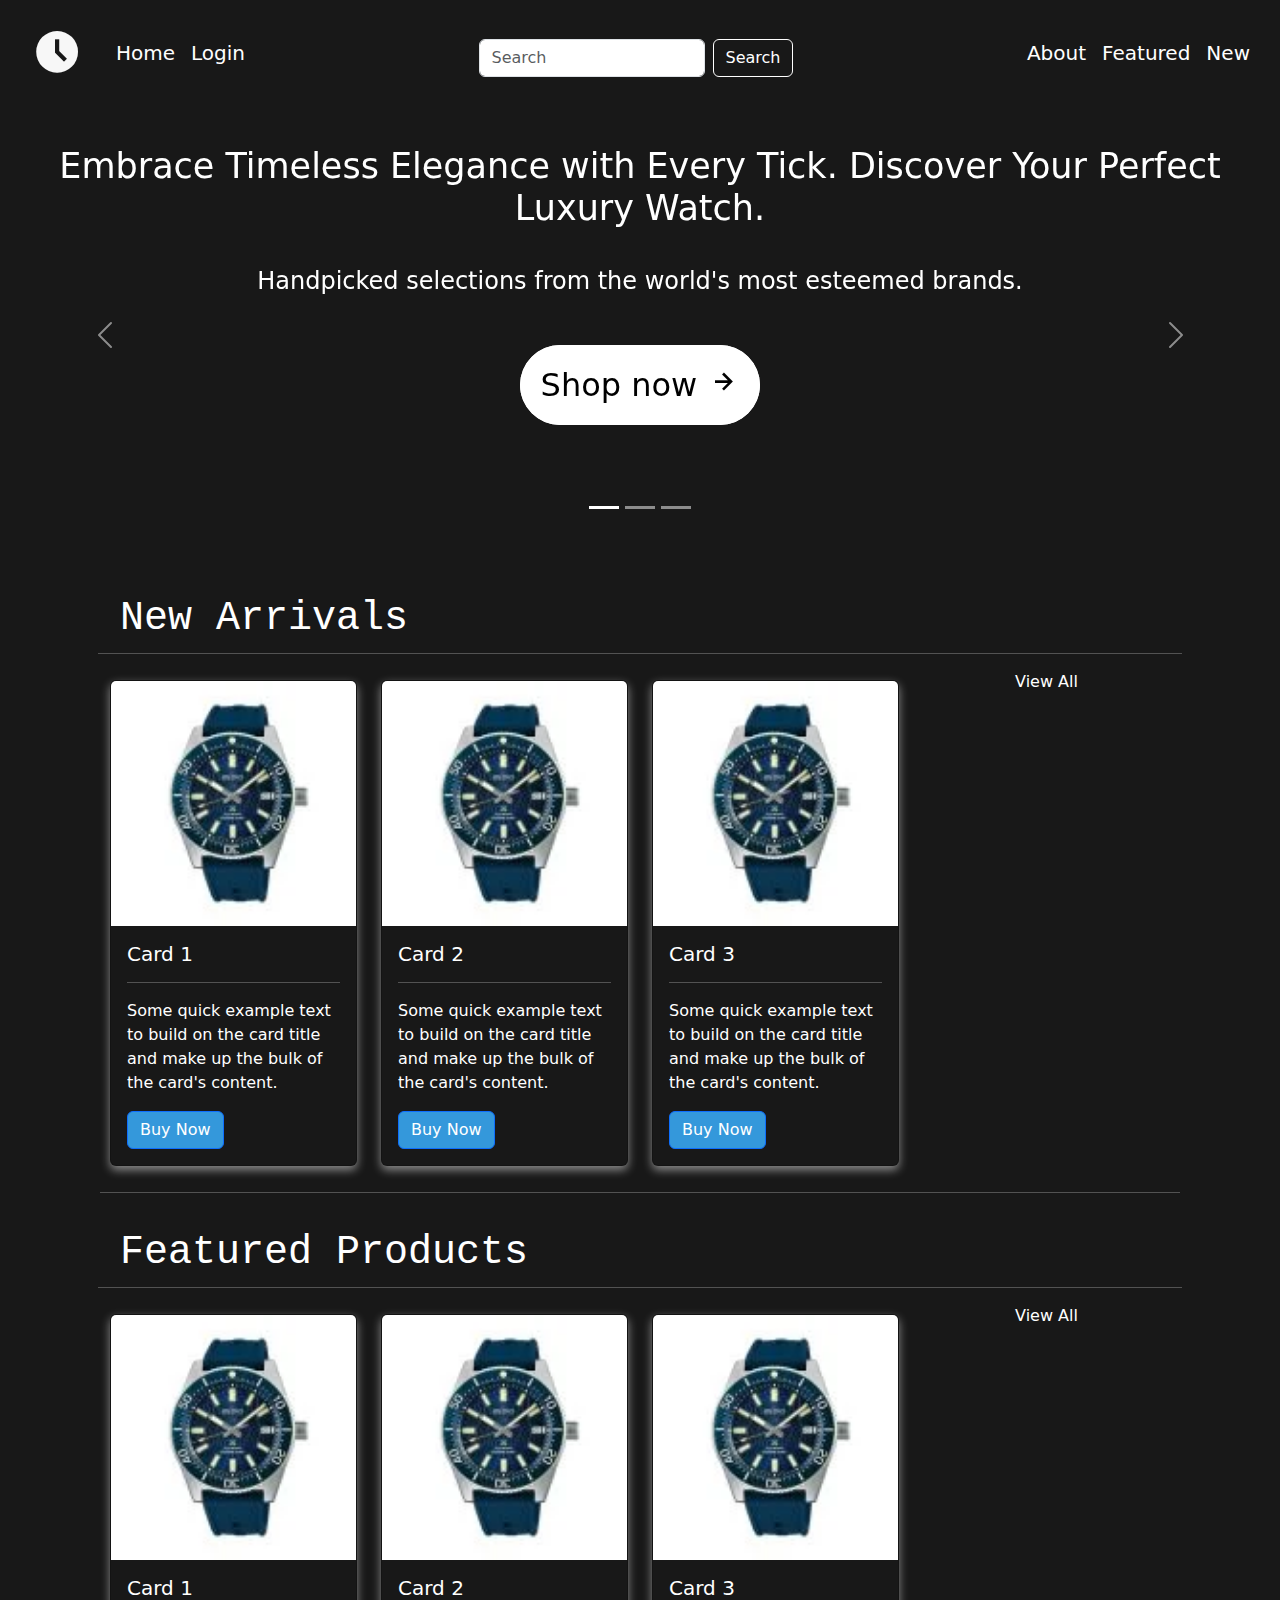
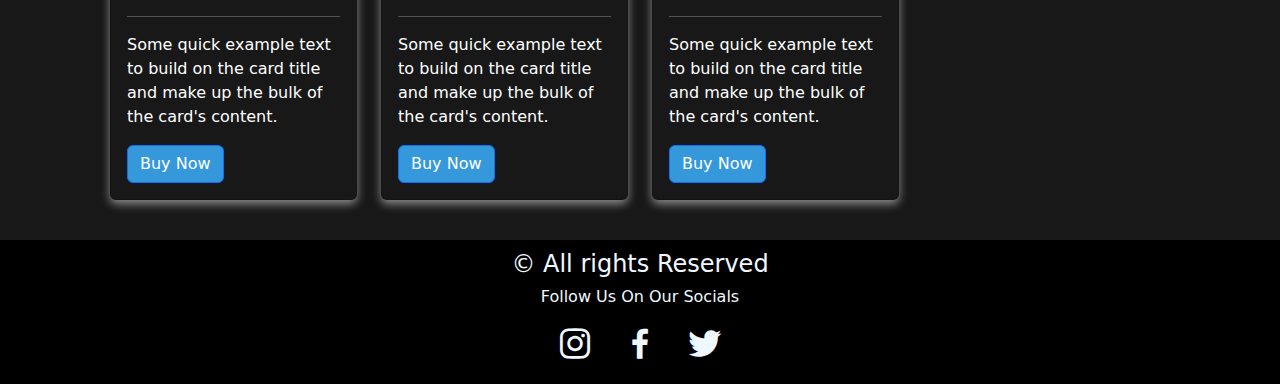
<file: index.html>
<!DOCTYPE html>
<html lang="en">
<head>
    <meta charset="UTF-8">
    <meta name="viewport" content="width=device-width, initial-scale=1.0">
    <title>Home page</title>
    <!-- cdn bootstrap  -->
    <link href="https://cdn.jsdelivr.net/npm/bootstrap@5.3.3/dist/css/bootstrap.min.css" rel="stylesheet" integrity="sha384-QWTKZyjpPEjISv5WaRU9OFeRpok6YctnYmDr5pNlyT2bRjXh0JMhjY6hW+ALEwIH" crossorigin="anonymous">
<script src="https://cdn.jsdelivr.net/npm/bootstrap@5.3.3/dist/js/bootstrap.bundle.min.js" integrity="sha384-YvpcrYf0tY3lHB60NNkmXc5s9fDVZLESaAA55NDzOxhy9GkcIdslK1eN7N6jIeHz" crossorigin="anonymous"></script>
    <link rel="stylesheet" href="index.css">
    <link href='https://unpkg.com/boxicons@2.1.4/css/boxicons.min.css' rel='stylesheet'>
</head>
<body>
  <!-- Navbar and Sidebar -->
   <div class="nands">
<nav class="navbar navbar-expand-lg bg-body-tertiary">
  <div class="container-fluid">
    <a class="navbar-brand" href="#"><i class='bx bxs-time-five'></i></a>
    <button class="navbar-toggler" type="button" data-bs-toggle="collapse" data-bs-target="#navbarSupportedContent" aria-controls="navbarSupportedContent" aria-expanded="false" aria-label="Toggle navigation">
      <span class="navbar-toggler-icon"></span>
      </button>
    <div class="collapse navbar-collapse" id="navbarSupportedContent">
      <ul class="navbar-nav me-auto mb-2 mb-lg-0">
        <li class="nav-item">
          <a class="nav-link " aria-current="page" href="index.html">Home</a>
        </li>
        <li class="nav-item">
          <a class="nav-link" href="#" data-bs-toggle="modal" data-bs-target="#loginModalToggle">Login</a>
      </li>
      </ul> 
      <form class="d-flex" role="search">
        <input class="form-control me-2" type="search" placeholder="Search" aria-label="Search">
        <button class="btn btn-outline-success" type="submit" id="srchbtn">Search</button>
      </form>
      <!-- Sidebar elements -->
      <ul class="navbar-nav ms-auto mb-2 mb-lg-0">
        <li class="nav-item">
          <a class="nav-link" href="#">About</a>
        </li>
        <li class="nav-item">
          <a class="nav-link" href="#">Featured</a>
        </li>
        <li class="nav-item">
          <a class="nav-link" href="#">New</a>
        </li>
      </ul>
    </div>
  </div>
</nav>
</div>
<!-- navbar and sidebar end  -->



<!--hero banner-->
<div class="hero">
    <div id="carouselExampleIndicators" class="carousel slide">
      <div class="carousel-indicators">
        <button type="button" data-bs-target="#carouselExampleIndicators" data-bs-slide-to="0" class="active" aria-current="true" aria-label="Slide 1"></button>
        <button type="button" data-bs-target="#carouselExampleIndicators" data-bs-slide-to="1" aria-label="Slide 2"></button>
        <button type="button" data-bs-target="#carouselExampleIndicators" data-bs-slide-to="2" aria-label="Slide 3"></button>
      </div>
      <div class="carousel-inner">
        <div class="carousel-item active">
          <h3 class="text-center" style="padding: 10px; font-size: 35px;">Embrace Timeless Elegance with Every Tick. Discover Your Perfect Luxury Watch.</h3>
          <h4 class="text-center" style="padding:20px;">Handpicked selections from the world's most esteemed brands.</h4>
          <h2 class="text-center"><a href="collection.html">Shop now <i class='bx bx-right-arrow-alt'></i></a></h2>
        </div>
        <div class="carousel-item">
          <img src="hero1.jpg" class="d-block w-100" alt="error">
        </div>
        <div class="carousel-item">
          <img src="hero2.jpg" class="d-block w-100" alt="error">
        </div>
      </div>
      <button class="carousel-control-prev" type="button" data-bs-target="#carouselExampleIndicators" data-bs-slide="prev">
        <span class="carousel-control-prev-icon" aria-hidden="true"></span>
        <span class="visually-hidden">Previous</span>
      </button>
      <button class="carousel-control-next" type="button" data-bs-target="#carouselExampleIndicators" data-bs-slide="next">
        <span class="carousel-control-next-icon" aria-hidden="true"></span>
        <span class="visually-hidden">Next</span>
      </button>
    </div>
</div>
<!-- hero banner end  -->



<!--main content-->
<div class="container">
  

   <div class="row">                              <!--card holder-->
    <h1 class="text-start" style="margin: 10px; font-family: 'Trebuchet MS',monospace;">New Arrivals</h1><hr>
    <div class="col-md-3">
      <div class="card">
        <img src= 'seiko.webp' class="card-img-top" alt="...">
        <div class="card-body">
          <h5 class="card-title">Card 1</h5><hr>
          <p class="card-text">Some quick example text to build on the card title and make up the bulk of the card's content.</p>
          <a href="product.html" class="btn btn-primary">Buy Now</a>
        </div>
      </div>
    </div>
    <div class="col-md-3">
      <div class="card">
        <img src= 'seiko.webp' class="card-img-top" alt="...">
        <div class="card-body">
          <h5 class="card-title">Card 2</h5><hr>
          <p class="card-text">Some quick example text to build on the card title and make up the bulk of the card's content.</p>
          <a href="product.html" class="btn btn-primary">Buy Now</a>
        </div>
      </div>
    </div>
    <div class="col-md-3">
      <div class="card">
        <img src= 'seiko.webp' class="card-img-top" alt="...">
        <div class="card-body">
          <h5 class="card-title">Card 3</h5><hr>
          <p class="card-text">Some quick example text to build on the card title and make up the bulk of the card's content.</p>
          <a href="product.html" class="btn btn-primary">Buy Now</a>
        </div>
      </div>
    </div>
  <div class="col-md-3 text-center" >
    <p><a class="link-offset-3" href="collection.html" id="viewmore">View All</a></p>
  </div>

</div>
 
<hr>


<div class="row">                                 <!-- card holder  -->
  <h1 class="text-start" style="margin: 10px; font-family: 'Trebuchet MS',monospace;">Featured Products</h1><hr>
  <div class="col-md-3">
    <div class="card">
      <img src= 'seiko.webp' class="card-img-top" alt="...">
      <div class="card-body">
        <h5 class="card-title">Card 1</h5><hr>
        <p class="card-text">Some quick example text to build on the card title and make up the bulk of the card's content.</p>
        <a href="product.html" class="btn btn-primary">Buy Now</a>
      </div>
    </div>
  </div>
  <div class="col-md-3">
    <div class="card">
      <img src= 'seiko.webp' class="card-img-top" alt="...">
      <div class="card-body">
        <h5 class="card-title">Card 2</h5><hr>
        <p class="card-text">Some quick example text to build on the card title and make up the bulk of the card's content.</p>
        <a href="product.html" class="btn btn-primary">Buy Now</a>
      </div>
    </div>
  </div>
  <div class="col-md-3">
    <div class="card">
      <img src= 'seiko.webp' class="card-img-top" alt="...">
      <div class="card-body">
        <h5 class="card-title">Card 3</h5><hr>
        <p class="card-text">Some quick example text to build on the card title and make up the bulk of the card's content.</p>
        <a href="product.html" class="btn btn-primary">Buy Now</a>
      </div>
    </div>
  </div>

  <div class="col-md-3 text-center" >
    <p><a class="link-offset-3" href="collection.html" id="viewmore">View All</a></p>
  </div>

</div>
</div>
<!-- main content end-->





<!-- Modal toggle -->
<div class="modal fade" id="loginModalToggle" tabindex="-1" aria-labelledby="loginModalToggleLabel" aria-hidden="true">
  <div class="modal-dialog">
    <div class="modal-content">
      <div class="modal-header">
        <h5 class="modal-title" id="loginModalToggleLabel">Account Info</h5>
        <button type="button" class="btn-close" data-bs-dismiss="modal" aria-label="Close"></button>
      </div>
      <div class="modal-body">
        <ul class="nav nav-tabs" id="loginTabs" role="tablist">
          <li class="nav-item" role="presentation">
            <button class="nav-link active" id="register-tab" data-bs-toggle="tab" data-bs-target="#register" type="button" role="tab" aria-controls="register" aria-selected="true">Register</button>
          </li>
          <li class="nav-item" role="presentation">
            <button class="nav-link" id="login-tab" data-bs-toggle="tab" data-bs-target="#login" type="button" role="tab" aria-controls="login" aria-selected="false">Login</button>
          </li>
        </ul>
        <div class="tab-content" id="loginTabsContent">
          <div class="tab-pane fade show active" id="register" role="tabpanel" aria-labelledby="register-tab">
            <!-- Register form -->
            <form class="row g-3">
              <form class="row g-3">
                <div class="col-12">
                    <div class="d-flex gap-2 align-items-center">
                    <label for="inputAddress" class="form-label "><i class='bx bxs-user' style="font-size: 25px;"></i></label>
                    <input type="text" class="form-control" id="inputAddress" placeholder="Enter Your Name">
                </div>
                  </div>
                  
                    <div class="col-12">
                      <div class="d-flex gap-2 align-items-center">
                      <label for="inputEmail4" class="form-label"><i class='bx bxs-envelope' style="font-size: 25px;"></i></label>
                      <input type="email" class="form-control" id="inputEmail4" placeholder="Enter E-mail Address">
                    </div>
                    </div>
                    <div class="col-12">
                      <div class="d-flex gap-2 align-items-center">
                      <label for="inputPassword4" class="form-label"><i class='bx bxs-lock-alt' style="font-size: 25px;"></i></label>
                      <input type="password" class="form-control" id="inputPassword4" placeholder="Enter Your Password">
                    </div>
                  </div>
                <div class="col-10">
                  <div class="d-flex gap-2 align-items-center">
                  <label for="inputCity" class="form-label"><i class='bx bxs-buildings'style="font-size: 25px;"></i></label>
                  <input type="text" class="form-control" id="inputCity" placeholder="City Name">
                </div>
              </div>
                <div class="col-8">
                  <div class="d-flex gap-2 align-items-center">
                  <label for="inputState" class="form-label"style="font-size: 25px;">State</label>
                  <select id="inputState" class="form-select">
                    <option>Choose</option>
                    <option>Telangana</option>
                    <option>Karnataka</option>
                    <option>Andhra Pradesh</option>
                    <option>Haryana</option>
                  </select>
                </div>
                </div>
                <div class="col-6">
                  <div class="d-flex gap-2 align-items-center">
                  <label for="inputZip" class="form-label"style="font-size: 25px;">Zip</label>
                  <input type="text" class="form-control" id="inputZip">
                </div>
                </div>
                <div class="col-12">
                  <div class="form-check">
                    <input class="form-check-input" type="checkbox" id="gridCheck">
                    <label class="form-check-label" for="gridCheck">
                      I Agree to All Terms and Conditions
                    </label>
                  </div>
                </div>
                <div class="col-12 d-flex justify-content-center flex-column">
                  <button type="submit" class="btn btn-primary " id="registerbtn">Register Now</button>
                <hr>
                <p>Already Have An Account? Click on <b> "Login" </b> to sign in </p>
                </div>
              </form>
            </form>
          </div>
          <div class="tab-pane fade" id="login" role="tabpanel" aria-labelledby="login-tab">
            <!-- Login form -->
            <form class="row g-3">
              <div class="col-12">
                <div class="d-flex gap-2 align-items-center">
                  <label for="inputEmail" class="form-label"><i class='bx bxs-envelope' style="font-size: 25px;"></i></label>
                  <input type="email" class="form-control" id="inputEmail" placeholder="Enter E-mail Address">
                </div>
              </div>
              <div class="col-12">
                <div class="d-flex gap-2 align-items-center">
                  <label for="inputPassword" class="form-label"><i class='bx bxs-lock-alt' style="font-size: 25px;"></i></label>
                  <input type="password" class="form-control" id="inputPassword" placeholder="Enter Your Password">
                </div>
              </div>
              <div class="col-12 d-flex justify-content-center flex-column">
                <button type="submit" class="btn btn-primary" id="signinbtn">Sign In</button>
              </div>
            </form>
          </div>
        </div>
      </div>
    </div>
  </div>
</div>
<!-- modal end  -->


<!-- footer  -->
<footer>
  <h4>&copy; All rights Reserved </h4>
  <h6> Follow Us On Our Socials</h6>
  <div class="socials">
    <i class='bx bxl-instagram'></i>
    <i class='bx bxl-facebook'></i>
    <i class='bx bxl-twitter'></i>
  </div>
</footer>
<!-- footer end  -->



<script src="https://cdn.jsdelivr.net/npm/@popperjs/core@2.11.8/dist/umd/popper.min.js" integrity="sha384-I7E8VVD/ismYTF4hNIPjVp/Zjvgyol6VFvRkX/vR+Vc4jQkC+hVqc2pM8ODewa9r" crossorigin="anonymous"></script>
<script src="https://cdn.jsdelivr.net/npm/bootstrap@5.3.3/dist/js/bootstrap.min.js" integrity="sha384-0pUGZvbkm6XF6gxjEnlmuGrJXVbNuzT9qBBavbLwCsOGabYfZo0T0to5eqruptLy" crossorigin="anonymous"></script>
<!-- <script src="index.js"></script> -->
</body>
</html>
</file>
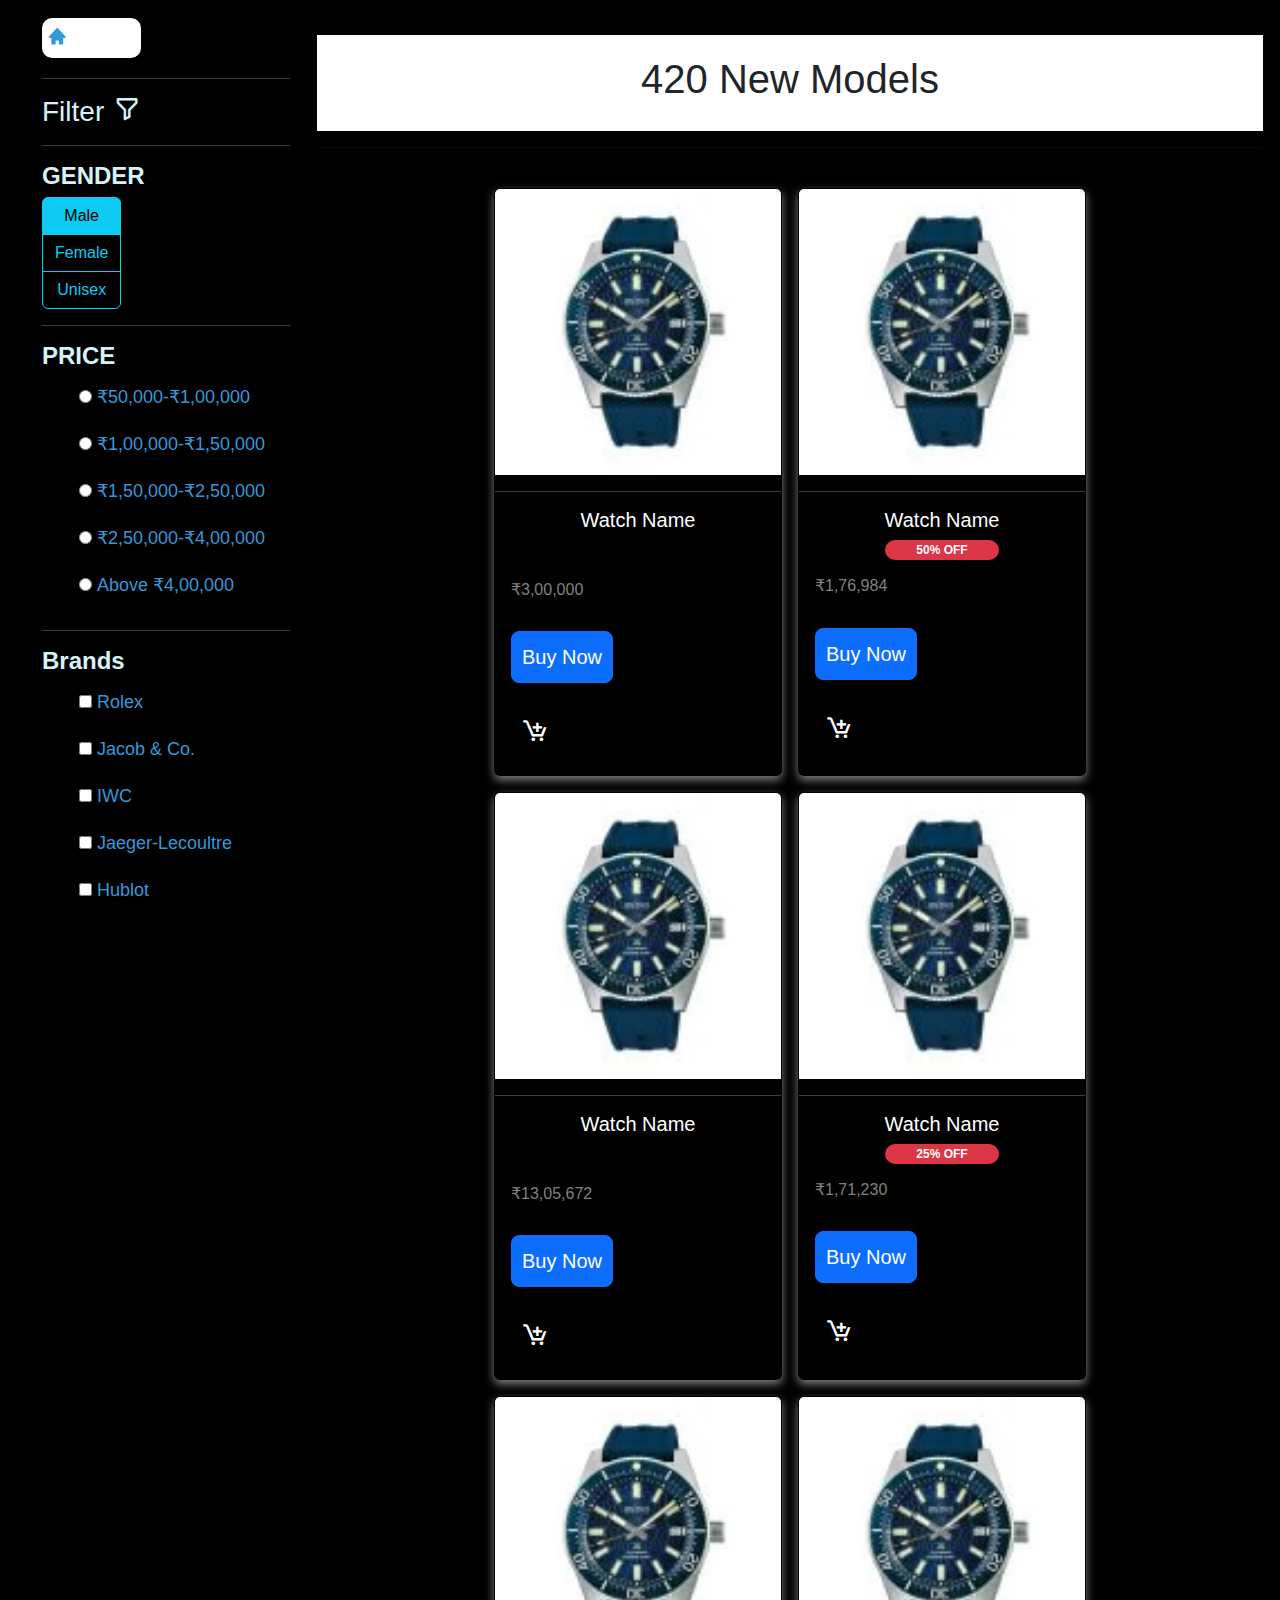
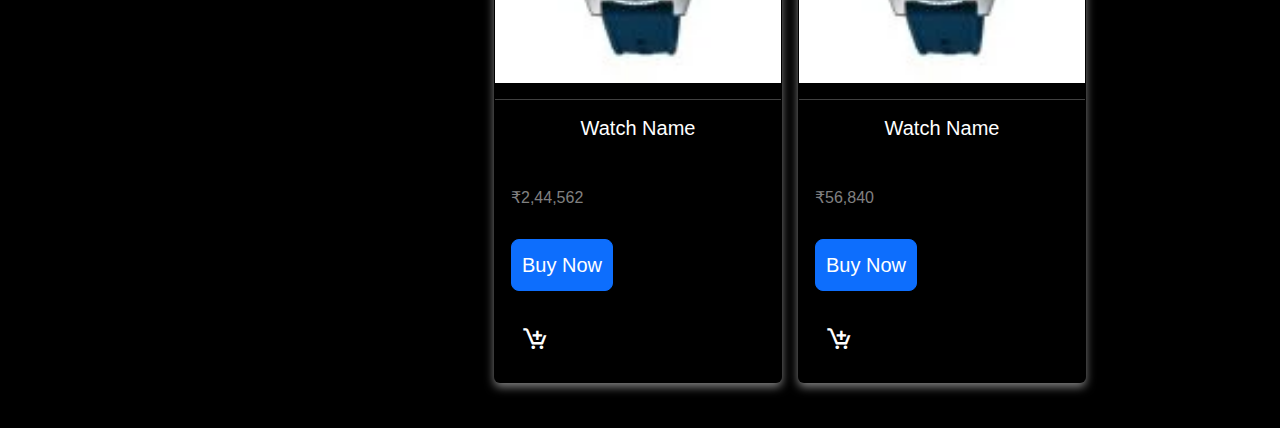
<file: collection.html>
<!DOCTYPE html>
<html lang="en">
<head>
    <meta charset="UTF-8">
    <meta name="viewport" content="width=device-width, initial-scale=1.0">
    <title>collections</title>
    <link href="https://cdn.jsdelivr.net/npm/bootstrap@5.3.3/dist/css/bootstrap.min.css" rel="stylesheet" integrity="sha384-QWTKZyjpPEjISv5WaRU9OFeRpok6YctnYmDr5pNlyT2bRjXh0JMhjY6hW+ALEwIH" crossorigin="anonymous">
<script src="https://cdn.jsdelivr.net/npm/bootstrap@5.3.3/dist/js/bootstrap.bundle.min.js" integrity="sha384-YvpcrYf0tY3lHB60NNkmXc5s9fDVZLESaAA55NDzOxhy9GkcIdslK1eN7N6jIeHz" crossorigin="anonymous"></script>
<link rel="stylesheet" href="collection.css">
<link href='https://unpkg.com/boxicons@2.1.4/css/boxicons.min.css' rel='stylesheet'>

</head>
<body>
  <aside>
  <nav class="navbar navbar-expand-md navbar-dark bg-transparent">
    <button class="navbar-toggler" type="button" data-bs-toggle="collapse" data-bs-target="#sidebarCollapse" aria-controls="sidebarCollapse" aria-expanded="false" aria-label="Toggle navigation">
                    <span class="navbar-toggler-icon"></span>
                  </button>
                  <div class="collapse navbar-collapse" id="sidebarCollapse">
                    <div class="sidebar">
                      <ul id="mainul">
                        <li><a href="index.html"><i class='bx bxs-home' ></i></a></li><hr>
                        <h3>Filter  <i class='bx bx-filter-alt'></i></h3><hr>
                        <h4><b>GENDER</b></h4>
                        <div class="genderradio">
                          <div class="btn-group-vertical" role="group" aria-label="Vertical radio toggle button group">
                            <input type="radio" class="btn-check" name="vbtn-radio" id="vbtn-radio1" autocomplete="off" checked>
                            <label class="btn btn-outline-info" for="vbtn-radio1">Male</label>
                            <input type="radio" class="btn-check" name="vbtn-radio" id="vbtn-radio2" autocomplete="off">
                            <label class="btn btn-outline-info" for="vbtn-radio2">Female</label>
                            <input type="radio" class="btn-check" name="vbtn-radio" id="vbtn-radio3" autocomplete="off">
                            <label class="btn btn-outline-info" for="vbtn-radio3">Unisex</label>
                          </div>
                        </div>
                        <hr>
                        <h4><b>PRICE</b></h4>
                        <div class="pricechecks">
                          <ul>
                            <label><input type="radio" name="options" value="option1">₹50,000-₹1,00,000</label>
                            <br>
                            <label><input type="radio" name="options" value="option2">₹1,00,000-₹1,50,000</label>
                            <br>
                            <label><input type="radio" name="options" value="option3">₹1,50,000-₹2,50,000</label>
                            <br>
                            <label><input type="radio" name="options" value="option4">₹2,50,000-₹4,00,000</label>
                            <br>
                            <label><input type="radio" name="options" value="option5">Above ₹4,00,000</label>
                          </ul>
                        </div><hr>
              
                        <div class="brands">
                          <h4><b>Brands</b></h4>
                          <ul>
                            <label><input type="checkbox" >Rolex</label>
                            <br>
                            <label><input type="checkbox" >Jacob & Co.</label>
                            <br>
                            <label><input type="checkbox">IWC</label>
                            <br>
                            <label><input type="checkbox" >Jaeger-Lecoultre</label>
                            <br>
                            <label><input type="checkbox">Hublot</label>
                          </ul>
                        </div>
                      </ul>
                    </div>
                  </div>
    </nav>
  </aside>

  
  <div class="container">
    <div class="container-sm">
      <h1 class="text-center">420 New Models</h1>
    </div> <hr>

<main>

    <div class="container-fluid d-flex flex-wrap justify-content-center gap-3">
      <div class="card" style="width: 18rem;">
        <img src="seiko.webp" class="card-img-top" alt="seiko.webp"><hr>
        <h5 class="text-center"><a href="product.html">Watch Name</a></h5><br>
        <div class="card-body">
          <h6 style="color: grey;">₹3,00,000</h6><br>
          <a href="product.html" class="btn btn-primary btn-lg">Buy Now</a><br><br>
         <h3 class="text-start"><a href="#" id="Cartbtn"><i class='bx bx-cart-add' ></i></a></h3>
         
        </div>
      </div>

      <div class="card" style="width: 18rem;">
        <img src="seiko.webp" class="card-img-top" alt="seiko.webp"><hr>
        <h5 class="text-center"><a href="product.html">Watch Name</a></h5><span class="badge rounded-pill text-bg-danger" style="width: 40%; align-self: center;"><b>50% OFF</b></span>
        <div class="card-body">
          <h6 style="color: grey;">₹1,76,984</h6><br>
          <a href="product.html" class="btn btn-primary btn-lg">Buy Now</a><br><br>
         <h3 class="text-start"><a href="#" id="Cartbtn"><i class='bx bx-cart-add' ></i></a></h3>
         
        </div>
      </div>

      <div class="card" style="width: 18rem;">
        <img src="seiko.webp" class="card-img-top" alt="seiko.webp"><hr>
        <h5 class="text-center"><a href="product.html">Watch Name</a></h5><br>
        <div class="card-body">
          <h6 style="color: grey;">₹13,05,672</h6><br>
          <a href="product.html" class="btn btn-primary btn-lg">Buy Now</a><br><br>
         <h3 class="text-start"><a href="#" id="Cartbtn"><i class='bx bx-cart-add' ></i></a></h3>
         
        </div>
      </div>

      <div class="card" style="width: 18rem;">
        <img src="seiko.webp" class="card-img-top" alt="seiko.webp"><hr>
        <h5 class="text-center"><a href="product.html">Watch Name</a></h5><span class="badge rounded-pill text-bg-danger" style="width: 40%; align-self: center;">25% OFF</span>
        <div class="card-body">
          <h6 style="color: grey;">₹1,71,230</h6><br>
          <a href="product.html" class="btn btn-primary btn-lg">Buy Now</a><br><br>
         <h3 class="text-start"><a href="#" id="Cartbtn"><i class='bx bx-cart-add' ></i></a></h3>
         
        </div>
      </div>

      <div class="card" style="width: 18rem;">
        <img src="seiko.webp" class="card-img-top" alt="seiko.webp"><hr>
        <h5 class="text-center"><a href="product.html">Watch Name</a></h5><br>
        <div class="card-body">
          <h6 style="color: grey;">₹2,44,562</h6><br>
          <a href="product.html" class="btn btn-primary btn-lg">Buy Now</a><br><br>
         <h3 class="text-start"><a href="#" id="Cartbtn"><i class='bx bx-cart-add' ></i></a></h3>
         
        </div>
      </div>

      <div class="card" style="width: 18rem;">
        <img src="seiko.webp" class="card-img-top" alt="seiko.webp"><hr>
        <h5 class="text-center"><a href="product.html">Watch Name</a></h5><br>
        <div class="card-body">
          <h6 style="color: grey">₹56,840</h6><br>
          <a href="product.html" class="btn btn-primary btn-lg">Buy Now</a><br><br>
         <h3 class="text-start"><a href="#" id="Cartbtn"><i class='bx bx-cart-add' ></i></a></h3>
         
        </div>
      </div>
  </div>

</main>



<script src="https://cdn.jsdelivr.net/npm/@popperjs/core@2.11.8/dist/umd/popper.min.js" integrity="sha384-I7E8VVD/ismYTF4hNIPjVp/Zjvgyol6VFvRkX/vR+Vc4jQkC+hVqc2pM8ODewa9r" crossorigin="anonymous"></script>
<script src="https://cdn.jsdelivr.net/npm/bootstrap@5.3.3/dist/js/bootstrap.min.js" integrity="sha384-0pUGZvbkm6XF6gxjEnlmuGrJXVbNuzT9qBBavbLwCsOGabYfZo0T0to5eqruptLy" crossorigin="anonymous"></script>
</body>
</html>
</file>
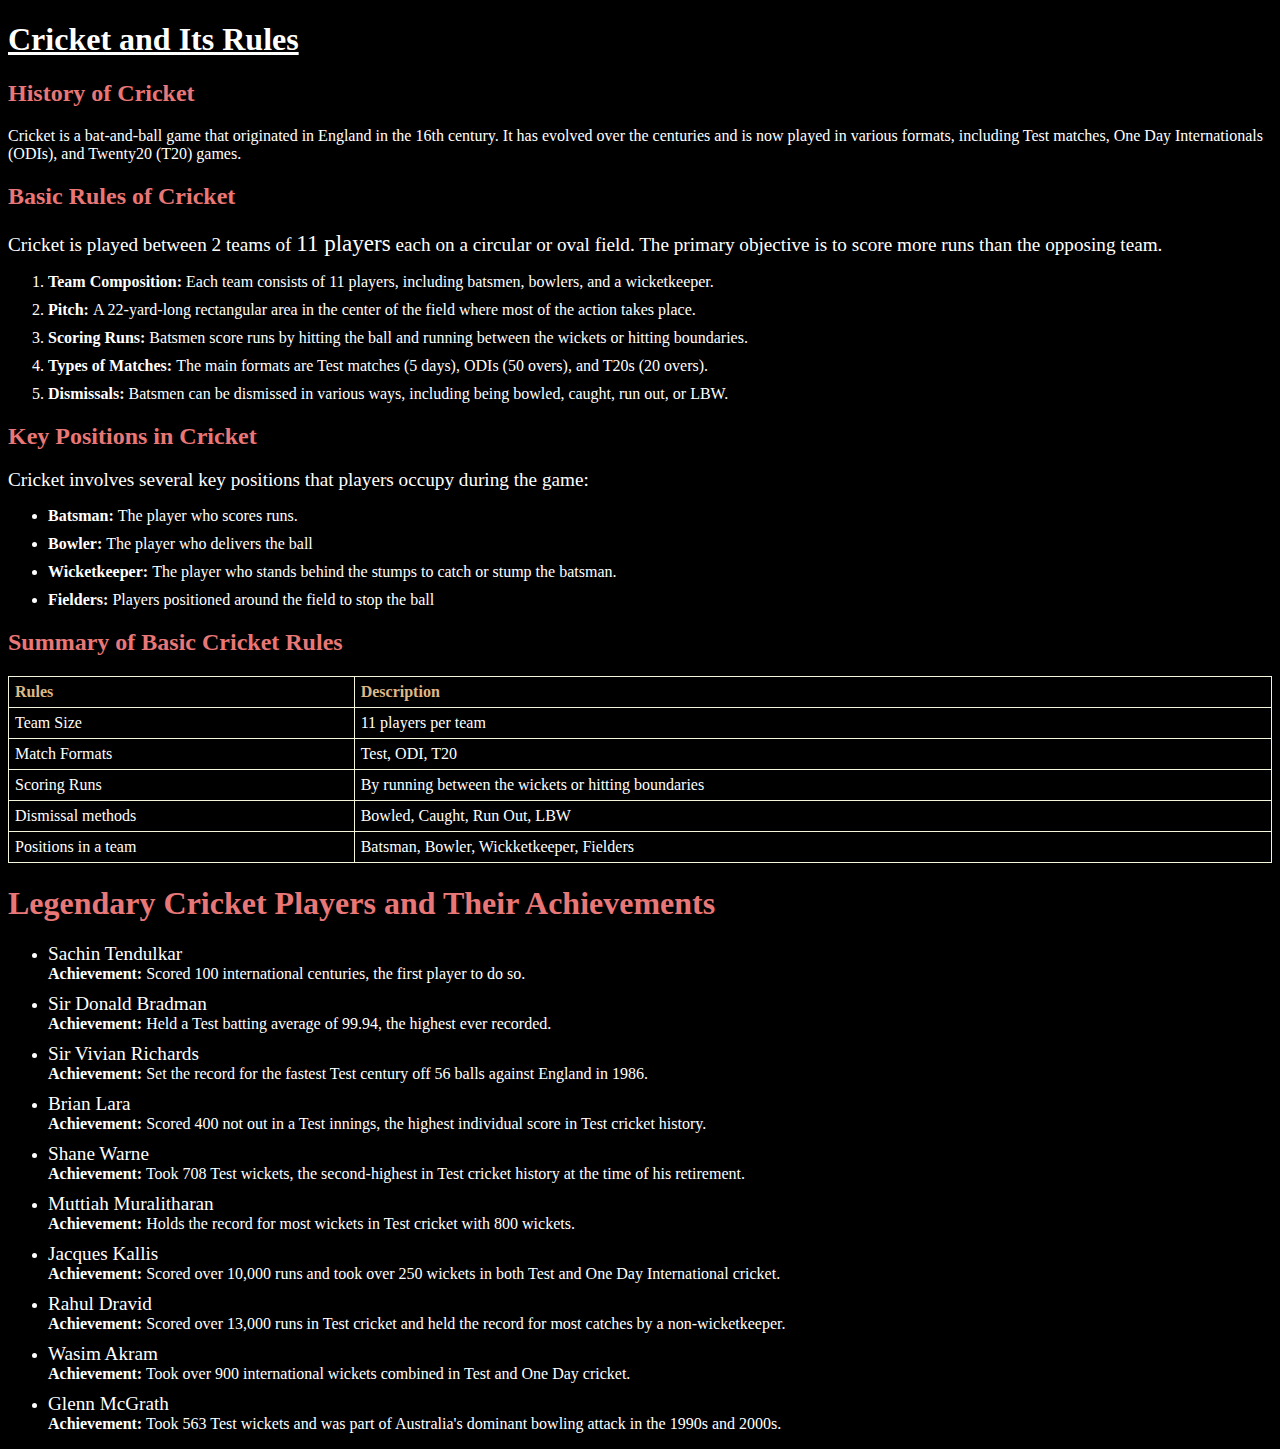
<file: cricket.html>
<!DOCTYPE html>
<html lang="en">
<head>
    <meta charset="UTF-8">
    <meta name="viewport" content="width=device-width, initial-scale=1.0">
    <title>My Blog</title>
    <style>
        table {
            width: 100%;
            border-collapse: collapse;
        }
        table, th, td {
            border: 1px solid beige;
            ;
        }
        th, td {
            padding: 6px;
            text-align: left;
        }
        th 
        {
            color: burlywood;
        }

        body {
            background-color: black;
            color: white;
        }

        ul {
            
            padding: 1;
        }
        li {
            margin-bottom: 10px;
        }
       
    </style>
</head>
<body>
   
        <h1> <u> Cricket and Its Rules</h1> </u>

    
        <h2 style = "color: rgb(232, 119, 119);">History of Cricket</h2>
        <p>Cricket is a bat-and-ball game that originated in England in the 16th century. It has evolved over the centuries and is now played in various formats, including Test matches, One Day Internationals (ODIs), and Twenty20 (T20) games.</p>
   

    
        <h2 style="color:  rgb(232, 119, 119);">Basic Rules of Cricket</h2>
        <big> Cricket is played between 2 teams of <big> 11 players</big> each on a circular or oval field. The primary objective is to score more runs than the opposing team.</big>
        <ol>
            <li><b>Team Composition: </b> Each team consists of 11 players, including batsmen, bowlers, and a wicketkeeper.</li>
            <li><b>Pitch: </b> A 22-yard-long rectangular area in the center of the field where most of the action takes place.</li>
            <li><b>Scoring Runs: </b> Batsmen score runs by hitting the ball and running between the wickets or hitting boundaries.</li>
            <li><b>Types of Matches: </b> The main formats are Test matches (5 days), ODIs (50 overs), and T20s (20 overs).</li>
            <li><b>Dismissals: </b> Batsmen can be dismissed in various ways, including being bowled, caught, run out, or LBW.</li>
        </ol>
   

    
        <h2 style="color:  rgb(232, 119, 119);">Key Positions in Cricket</h2>
        <big>Cricket involves several key positions that players occupy during the game:</big>
        <ul>
            <li><b>Batsman: </b> The player who scores runs.</li>
            <li><b>Bowler: </b> The player who delivers the ball</li>
            <li><b>Wicketkeeper: </b> The player who stands behind the stumps to catch or stump the batsman.</li>
            <li><b>Fielders: </b> Players positioned around the field to stop the ball</li>
        </ul>
    

   
        <h2 style="color:  rgb(232, 119, 119);">Summary of Basic Cricket Rules</h2>
        <table>
            <thead>
                <tr>
                    <th>Rules</th>
                    <th>Description</th>
                </tr>
            </thead>
            <tbody>
                <tr>
                    <td>Team Size</td>
                    <td>11 players per team</td>
                </tr>
                <tr>
                    <td>Match Formats</td>
                    <td>Test, ODI, T20</td>
                </tr>
                <tr>
                    <td>Scoring Runs</td>
                    <td>By running between the wickets or hitting boundaries</td>
                </tr>
                <tr>
                    <td>Dismissal methods</td>
                    <td>Bowled, Caught, Run Out, LBW</td>
                </tr>
                <tr>
                    <td>Positions in a team</td>
                    <td>Batsman, Bowler, Wickketkeeper, Fielders</td>
                </tr>
            </tbody>
        </table>


         <h1 style="color:  rgb(232, 119, 119);" >Legendary Cricket Players and Their Achievements</h1>
    
         <ul>
            <li>
                <big>Sachin Tendulkar</big><br>
                <strong>Achievement:</strong> Scored 100 international centuries, the first player to do so.
            </li>
            <li>
                <big> Sir Donald Bradman</big><br>
                <strong>Achievement:</strong> Held a Test batting average of 99.94, the highest ever recorded.
            </li>
            <li>
               <big>Sir Vivian Richards</big> <br>
                <strong>Achievement:</strong> Set the record for the fastest Test century off 56 balls against England in 1986.
            </li>
            <li>
               <big> Brian Lara</big> <br>
                <strong>Achievement:</strong> Scored 400 not out in a Test innings, the highest individual score in Test cricket history.
            </li>
            <li>
                <big>Shane Warne</big><br>
                <strong>Achievement:</strong> Took 708 Test wickets, the second-highest in Test cricket history at the time of his retirement.
            </li>
            <li>
               <big> Muttiah Muralitharan</big> <br>
                <strong>Achievement:</strong> Holds the record for most wickets in Test cricket with 800 wickets.
            </li>
            <li>
                <big> Jacques Kallis</big><br>
                <strong>Achievement:</strong> Scored over 10,000 runs and took over 250 wickets in both Test and One Day International cricket.
            </li>
            <li>
                <big> Rahul Dravid</big><br>
                <strong>Achievement:</strong> Scored over 13,000 runs in Test cricket and held the record for most catches by a non-wicketkeeper.
            </li>
            <li>
                <big>Wasim Akram </big><br>
                <strong>Achievement:</strong> Took over 900 international wickets combined in Test and One Day cricket.
            </li>
            <li>
                <big> Glenn McGrath</big><br>
                <strong>Achievement:</strong> Took 563 Test wickets and was part of Australia's dominant bowling attack in the 1990s and 2000s.
            </li>
        </ul>

</body>
</html>
</file>
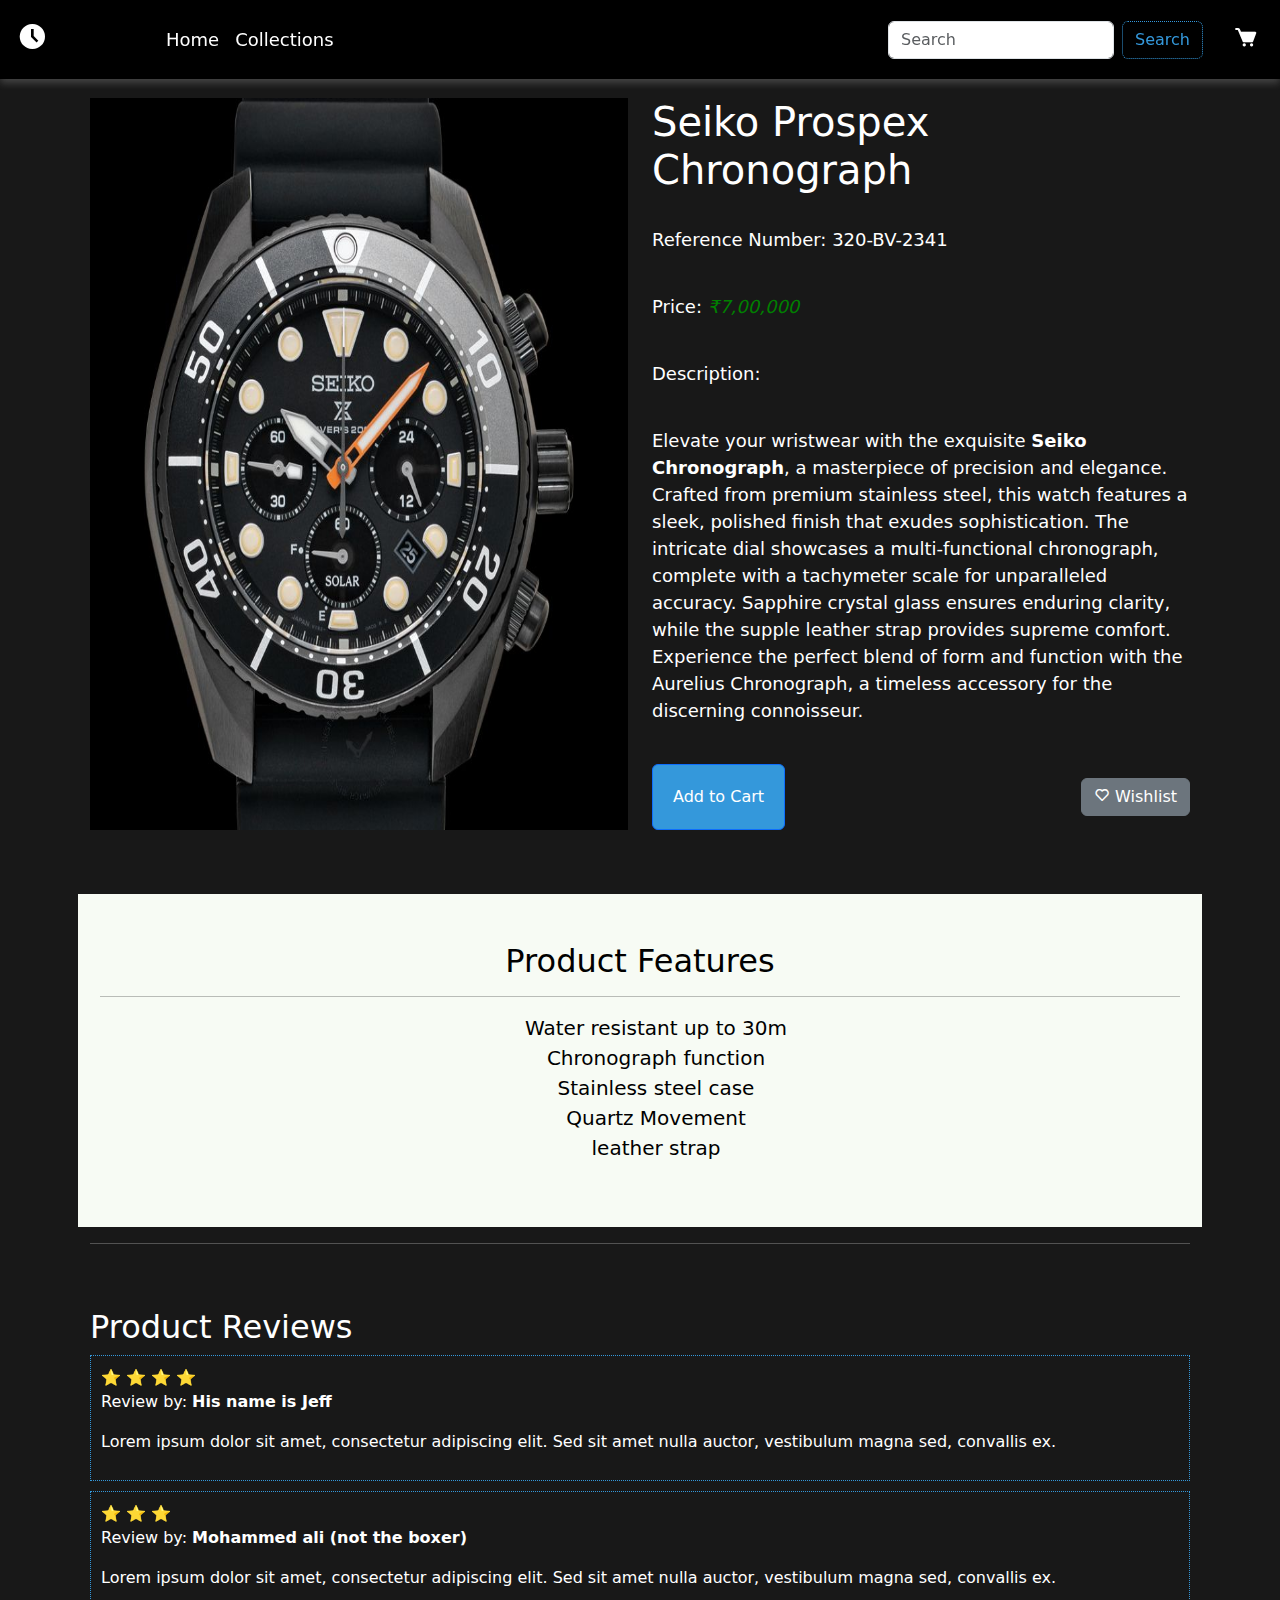
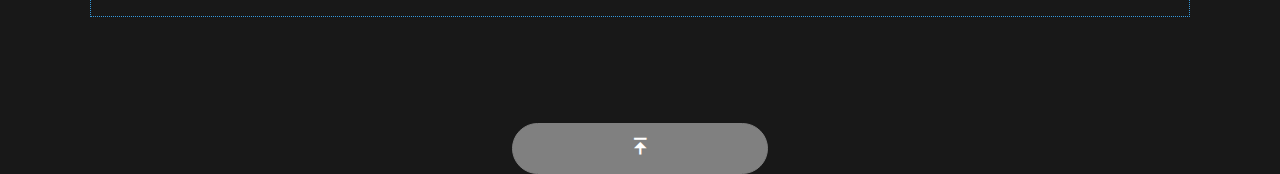
<file: product.html>
<!DOCTYPE html>
<html lang="en">
<head>
    <meta charset="UTF-8">
    <meta name="viewport" content="width=device-width, initial-scale=1.0">
    <title>Product Detail</title>
    <link href="https://cdn.jsdelivr.net/npm/bootstrap@5.3.3/dist/css/bootstrap.min.css" rel="stylesheet" integrity="sha384-QWTKZyjpPEjISv5WaRU9OFeRpok6YctnYmDr5pNlyT2bRjXh0JMhjY6hW+ALEwIH" crossorigin="anonymous">
<script src="https://cdn.jsdelivr.net/npm/bootstrap@5.3.3/dist/js/bootstrap.bundle.min.js" integrity="sha384-YvpcrYf0tY3lHB60NNkmXc5s9fDVZLESaAA55NDzOxhy9GkcIdslK1eN7N6jIeHz" crossorigin="anonymous"></script>
<link rel="stylesheet" href="product.css">
<link href='https://unpkg.com/boxicons@2.1.4/css/boxicons.min.css' rel='stylesheet'>
</head>

<body>
    <div class="navv">
        <nav class="navbar navbar-expand-lg " id="navvbar">
            <div class="container-fluid">
              <a class="navbar-brand" href="#"><i class='bx bxs-time-five'></i></a>
              <button class="navbar-toggler" type="button" data-bs-toggle="collapse" data-bs-target="#navbarSupportedContent" aria-controls="navbarSupportedContent" aria-expanded="false" aria-label="Toggle navigation">
                <span class="navbar-toggler-icon"></span>
              </button>
              <div class="collapse navbar-collapse" id="navbarSupportedContent">
                <ul class="navbar-nav me-auto mb-2 mb-lg-0">
                  <li class="nav-item">
                    <a class="nav-link active" aria-current="page" href="index.html">Home</a>
                  </li>
                  <li class="nav-item">
                    <a class="nav-link" href="collection.html">Collections</a>
                  </li>
                </ul>
                <form class="d-flex" role="search">
                  <input class="form-control me-2" type="search" placeholder="Search" aria-label="Search">
                  <button class="btn btn-outline-success" type="submit">Search</button>
                </form>
                <a href="#" style="padding: 10px; margin-left: 10px; color: black; font-size: 25px;"> <i class='bx bxs-cart'></i> </a>
              </div>
            </div>
          </nav>
    </div>

    <main>
        <div class="container py-5" id="productcont"> 
            <div class="row">   <!-- product description-->
                <div class="col-md-6">
                    <img src="seiko.jpg" alt="Watch Image" class="img-fluid">
                </div>
                <div class="col-md-6">
                    <h1>Seiko Prospex Chronograph</h1><br>
                    <p>Reference Number: 320-BV-2341</p><br>
                    <p>Price: <i style="color: green;">₹7,00,000</i></p><br>
                    <p>Description:</p><br>
                    <p>Elevate your wristwear with the exquisite <b>Seiko Chronograph</b>, a masterpiece of precision and elegance. Crafted from premium stainless steel, this watch features a sleek, polished finish that exudes sophistication. The intricate dial showcases a multi-functional chronograph, complete with a tachymeter scale for unparalleled accuracy. Sapphire crystal glass ensures enduring clarity, while the supple leather strap provides supreme comfort. Experience the perfect blend of form and function with the Aurelius Chronograph, a timeless accessory for the discerning connoisseur.</p><br>
                    <div class="d-flex justify-content-between align-items-center">
                        <button class="btn btn-primary">Add to Cart</button>
                        <button class="btn btn-secondary"><i class='bx bx-heart'></i> Wishlist</button>
                    </div>
                </div>
            </div><br>

            <div class="row py-5" id="features">  <!-- product features-->
                <div class="col-md-12">
                    <h2>Product Features</h2><hr>
                    <ul style="list-style: none;">
                        <li>Water resistant up to 30m</li>
                        <li>Chronograph function</li>
                        <li>Stainless steel case</li>
                        <li>Quartz Movement</li>
                        <li>leather strap</li>
                    </ul>
                </div>
            </div><hr>

            <div class="row py-5"> <!-- product Reviews-->
                <div class="col-md-12">
                    <h2>Product Reviews</h2>
                    <div class="review">
                        <div class="rating">
                            <span class="star">⭐️</span>
                            <span class="star">⭐️</span>
                            <span class="star">⭐️</span>
                            <span class="star">⭐️</span>
                    </div>
                        <p>Review by: <b>His name is Jeff</b></p>
                        <p>Lorem ipsum dolor sit amet, consectetur adipiscing elit. Sed sit amet nulla auctor, vestibulum magna sed, convallis ex.</p>
                    </div>
                    <div class="review">
                        <div class="rating">
                            <span class="star">⭐️</span>
                            <span class="star">⭐️</span>
                            <span class="star">⭐️</span>
                    </div>
                        <p>Review by: <b>Mohammed ali (not the boxer)</b></p>
                        <p>Lorem ipsum dolor sit amet, consectetur adipiscing elit. Sed sit amet nulla auctor, vestibulum magna sed, convallis ex.</p>
                    </div>
                </div>
            </div>
        </div>
    </main>


    <button type="button" class="btn btn-primary" id="topbtn"><i class='bx bxs-arrow-to-top'></i><br></button>
</body>

</html>
</file>
<file: index.css>
body {
    background-color: #181818;
    display: flex;
    flex-direction: column;
    color: #ffffff;
}

/* navbar  */
.navbar-toggler {
  background-color: white;
}

.nands .container-fluid {
  font-size: 20px;
}
#srchbtn {
  border: 1px solid white;
  color: white;
}

#srchbtn:hover {
  background-color: #3498db;
}
.navbar-brand {
  padding: 10px;
  font-size: 50px;
  color: #f7f7f7;
}

.navbar-brand:hover {
  color: #f7f7f7;
}
.navbar {
    background-color: #181818 !important;
    padding: 10px;
    color: aliceblue;
   
  }
  
  .navbar-nav {
    flex-direction: column;
    align-items: flex-start;
  }
  
  .navbar-nav > li {
    margin-bottom: 10px;
  }
  
  .navbar-nav > li > a {
    color: #fff;
  }
  
  .navbar-nav > li > a:hover {
    color: #3498db;
  }

  .navbar-nav > li > a:focus{
    color: #3498db;
    text-decoration: overline;
  }

  /* navbar end  */

  /* hero section  */

  .carousel-inner img {
    background-color: transparent;
    width: 100px;
    
  }



  /* main section  */
.container {
  width: 100%;
  height: 100%;
  padding: 30px;
}



.row {
  padding: 10px;
}
  

.card {
  background-color: transparent;
  margin-top: 10px;
  color: white;
  box-shadow: 0 4px 10px rgba(255,255,255,0.5);
}

.card a {
  background-color: #3498db;
}
.hero {
    margin: 10px;
    width: calc(100% - 20px);
    height: 400px;
    overflow: hidden;
    margin-top: 20px;
}
  
.carousel-inner {
    height: 400px;
}

.carousel-inner a {
  border: 1px solid white;
  background-color: white;
  align-self: center;
  padding: 20px;
  border-radius: 40px;
  color: #000;
  text-decoration: none;
  transition: 0.2s;
}
.carousel-inner a:hover {
  color: white;
  background-color: black;
}
.carousel-inner h2 {
  margin-top: 50px;
}
  
 .carousel-item img {
    height: 400px;
    object-fit: fill;
    width: 100%;
  }
  
#viewmore {
    color: white;
    text-decoration: none;
  }

  #viewmore:hover {
    text-decoration: underline;
    font-weight: 500;
    color: #3498db;
    
  }

/* modal css  */

#registerbtn {
  background-color: #3498db;
  color: white;
  font-size: 20px;
}

#registerbtn:hover {
  background-color: #2977ac;
}

#signinbtn {
  background-color: #3498db;
  color: white;
  font-size: 20px;
}

#signinbtn:hover {
  background-color: #2977ac;
}

#loginModalToggle {
  color: black;
}

/* footer  */

footer {
  padding: 10px;
  background-color: black;
  color: aliceblue;
  text-align: center;
}

.socials i {
  font-size: 40px;
  margin: 10px;
}

.socials i:hover{
  color: #3498db;
  cursor: pointer;
}
</file>
<file: collection.css>
body {
  background-color: black;
    font-family: Arial, monospace;
    display: flex;
    height: 100%;
    margin: 0;
}

#sidebarCollapse {
  background: transparent;
  margin: 0;
}

.navbar-toggler {
  background-color: white;
  border-radius: 50%;
  padding: 5px;
}

.sidebar {
    height: 100%;
    width: 300px;
    padding: 10px;
    color: rgb(215, 242, 247);
    
}
#mainul {
  list-style: none;
}
#mainul li {
  margin-bottom: 20px;
  background-color: #fff;
  padding: 5px;
  border-radius: 10px;
  width: 40%;

}
#mainul li a {
  align-self: center;
  color: #3498db;
  text-decoration: none;
  font-size: 20px;
}
.pricechecks label {
    margin-bottom: 10px;
    padding: 5px;
    font-size: 18px;
    color: #3498db;
}

.pricechecks input {
  margin-right: 5px;
}

.brands label {
    margin-bottom: 10px;
    padding: 5px;
    font-size: 18px;
    color: #3498db;
}

.brands input {
    margin-right: 5px;
}

.hero {
    font-family: 'Trebuchet MS', serif;
    align-self: center;
    height: 170px;
    background-color: tr;
    margin: 10px
    
}

.container {
  /* background-color: yellow; */
  margin: 5px;
}
.container-sm {
  background-color: white;
  margin-top: 30px;
  padding: 20px;
}

.container-fluid {
  /* background-color: blue; */
  padding: 20px;
}

.card {
  background-color: transparent;
  color: white;
  box-shadow:0 4px 10px rgba(255,255,255,0.5);
}

.card a {
  color: white;
  text-decoration: none;
}

.card-body a {
  color: white;
  text-decoration: none;
  margin-bottom: 30px;
  padding: 10px;
  margin-bottom: 10px;
}

main {
  margin: 20px;
}
</file>
<file: product.css>
body {
    background-color: #181818;
    margin: 0;
    display: flex;
    flex-direction: column;
    height: 100%;
    color: white;
}


.navbar-toggler {
    background-color: #fff;
    border-radius: 50%;
    padding: 5px;
}
.navv {
    position: fixed;
    width: 100%;
}

#navvbar {
    background-color: black;
    box-shadow: 0 4px 8px rgba(255,255,255,0.2);
}

#navvbar a {
    color: white;
}

#navvbar i {
    color: white;
}

#navvbar a:hover {
    color: #3498db;
    text-decoration: overline;
}



.navbar-nav {
    margin-left: 5rem;
    padding: 10px;
    font-size: 18px;
}

.navv form {
    padding: 10px;
}

.navv form button {
    color: #3498db;
    border: 1px dotted #3498db;
}

.navv form button:hover {
    background-color: #3498db;
}

.navbar-brand {
    padding: 5px;
    font-size: 30px;
}


.review {
    border: 1px dotted #3498db;
    padding: 10px;
    margin-bottom: 10px;
}

#productcont {
    margin-top: 50px;
    padding: 20px;
}

#productcont img {
    width: 100%;
    height: 100%;
}

.col-md-6 p {
    font-size: 18px;
}

.col-md-6 .btn-primary {
    background-color: #3498db;
    padding: 20px;
}

.col-md-6 .btn-primary:hover {
    background-color: #2474aa;
}

#features {
    padding: 10px;
    margin-top: 40px;
    background-color: #f7fbf4;
    color: black;
}

#features .col-md-12 {
    text-align: center;
    font-size: 20px;
}

#topbtn {
    font-size: 25px;
    width: 20%;
    align-self: center;
    background-color: gray;
    border: 1px solid gray;
    border-radius: 50px;
    text-align: center;
}

#topbtn:hover {
    color: white;
    background-color: rgb(94, 93, 93);
}
</file>
